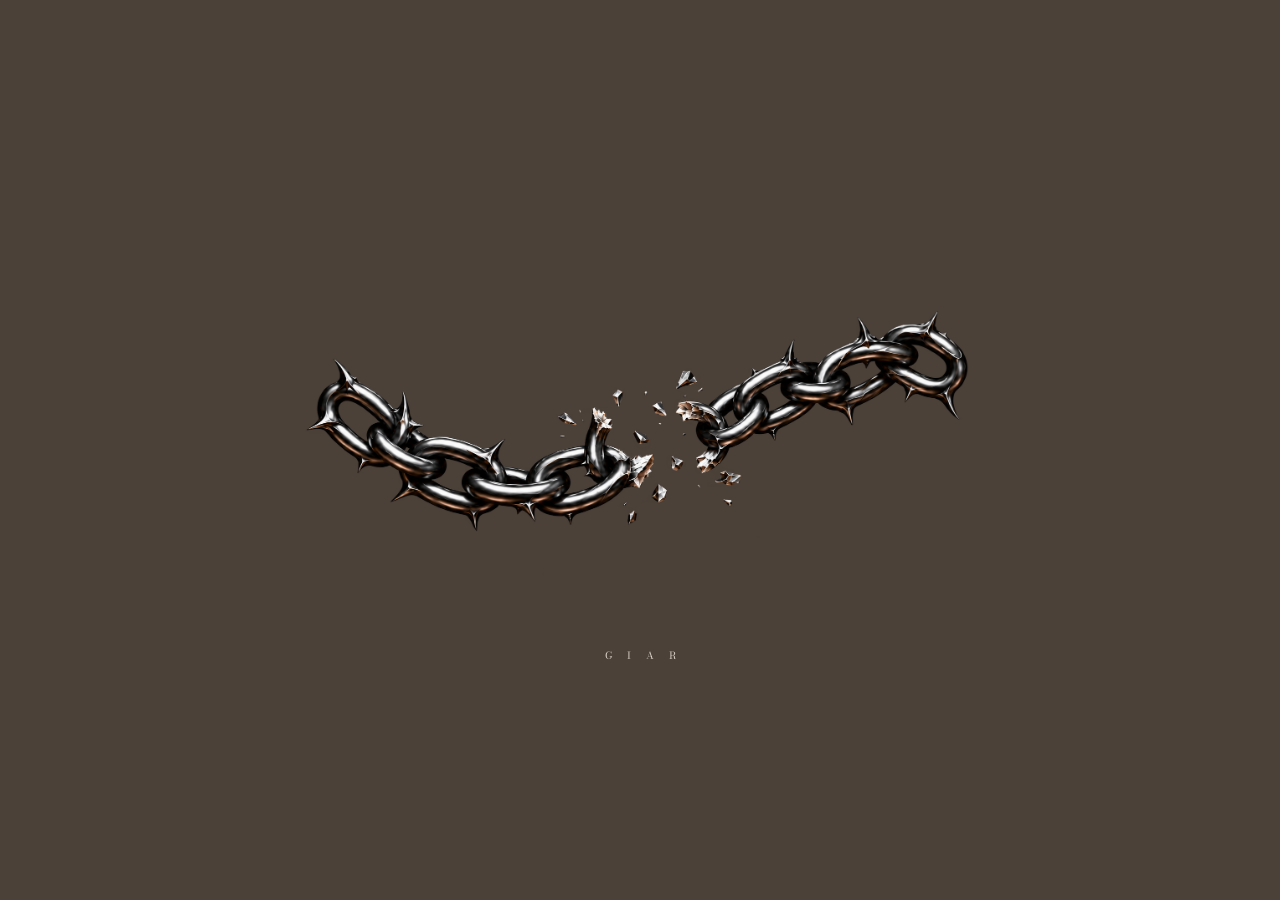
<file: index.html>
<!doctype html>
<html lang="vi"><head><meta charset="utf-8"><meta name="viewport" content="width=device-width,initial-scale=1"><meta name="description" content="G I A R — Không gian cho những ý tưởng, hình khối và thử nghiệm."><meta name="theme-color" content="#4b4139"><title>G I A R</title><link rel="icon" href="assets/mark.svg" type="image/svg+xml"><link rel="stylesheet" href="style.css?v=46c05986b0"><script src="i18n.js?v=bcfae91951" defer></script><script src="script.js?v=0fbe4e4f0c" defer></script></head>
<body class="home-page" data-ink="white"><div class="brand-intro" role="status" aria-label="G I A R"><div class="intro-perspective"><img class="chain-static" src="assets/giar-chain-transparent.png" width="1672" height="941" alt="Logo xích thép đen bị đứt ở giữa"></div><span class="intro-name">G I A R</span></div><a class="skip" href="#main">Bỏ qua điều hướng</a><header class="scene-header"><div class="home-contact-group"><a class="home-contact" href="about.html#contact">CONTACT</a><span class="home-social-icons"><a href="https://www.instagram.com/_giarsl/" target="_blank" rel="noopener noreferrer" aria-label="Instagram @_giarsl" title="Instagram"><svg viewBox="0 0 24 24" fill="none" stroke="currentColor" stroke-width="1.6" aria-hidden="true"><rect x="3" y="3" width="18" height="18" rx="5"/><circle cx="12" cy="12" r="4"/><circle cx="17.5" cy="6.5" r="1" fill="currentColor" stroke="none"/></svg></a><span role="img" aria-label="TikTok" title="TikTok"><svg viewBox="0 0 24 24" fill="currentColor" aria-hidden="true"><path d="M16.6 2h-3.3v13.1a3 3 0 1 1-2.6-3V8.8a6.3 6.3 0 1 0 5.9 6.3V8.5a8.2 8.2 0 0 0 4.8 1.6V6.8A4.8 4.8 0 0 1 16.6 2Z"/></svg></span></span></div><span class="home-motto" lang="vi">ĐỘC LẬP - TỰ DO - HẠNH PHÚC</span><div class="language-switch" data-language-switch role="group" aria-label="Language / Ngôn ngữ"><button data-language="en" aria-pressed="false" lang="en">EN</button><span aria-hidden="true">/</span><button data-language="vi" aria-pressed="true" lang="vi">VI</button></div></header><dialog aria-label="Explorer G I A R" id="scene-menu" class="scene-menu"><button class="menu-close" aria-label="Đóng menu">CLOSE ×</button><nav aria-label="Điều hướng chính"><a href="works.html">WORK <sup>01</sup></a><a href="experiments.html">EXPERIMENTS <sup>02</sup></a><a href="about.html">ABOUT G I A R <sup>03</sup></a><a href="about.html#contact">CONTACT <sup>04</sup></a></nav><div class="language-switch" data-language-switch role="group" aria-label="Language / Ngôn ngữ"><button data-language="en" aria-pressed="false" lang="en">EN</button><span aria-hidden="true">/</span><button data-language="vi" aria-pressed="true" lang="vi">VI</button></div><span class="menu-foot">AN INDEPENDENT CREATIVE PRACTICE</span></dialog>
<main id="main"><section class="hero scene" aria-labelledby="hero-title"><div class="scene-art" aria-hidden="true"></div><div class="scene-grain" aria-hidden="true"></div><div class="scene-center"><h1 id="hero-title">G I A R</h1></div><div class="scene-enter"><p class="home-quote">Một cá nhân khám phá và thể hiện góc nhìn cá nhân qua kiến trúc, hình ảnh và ngôn ngữ thị giác.</p><button class="explore-trigger" aria-haspopup="dialog" aria-controls="scene-menu" aria-expanded="false">＋ EXPLORE</button></div><div class="scene-footer"><span>G I A R © 2026</span><a class="home-about" href="about.html">ABOUT G I A R</a><span class="home-sword">Blender is my primary sword.</span></div></section>
</main></body></html>
</file>
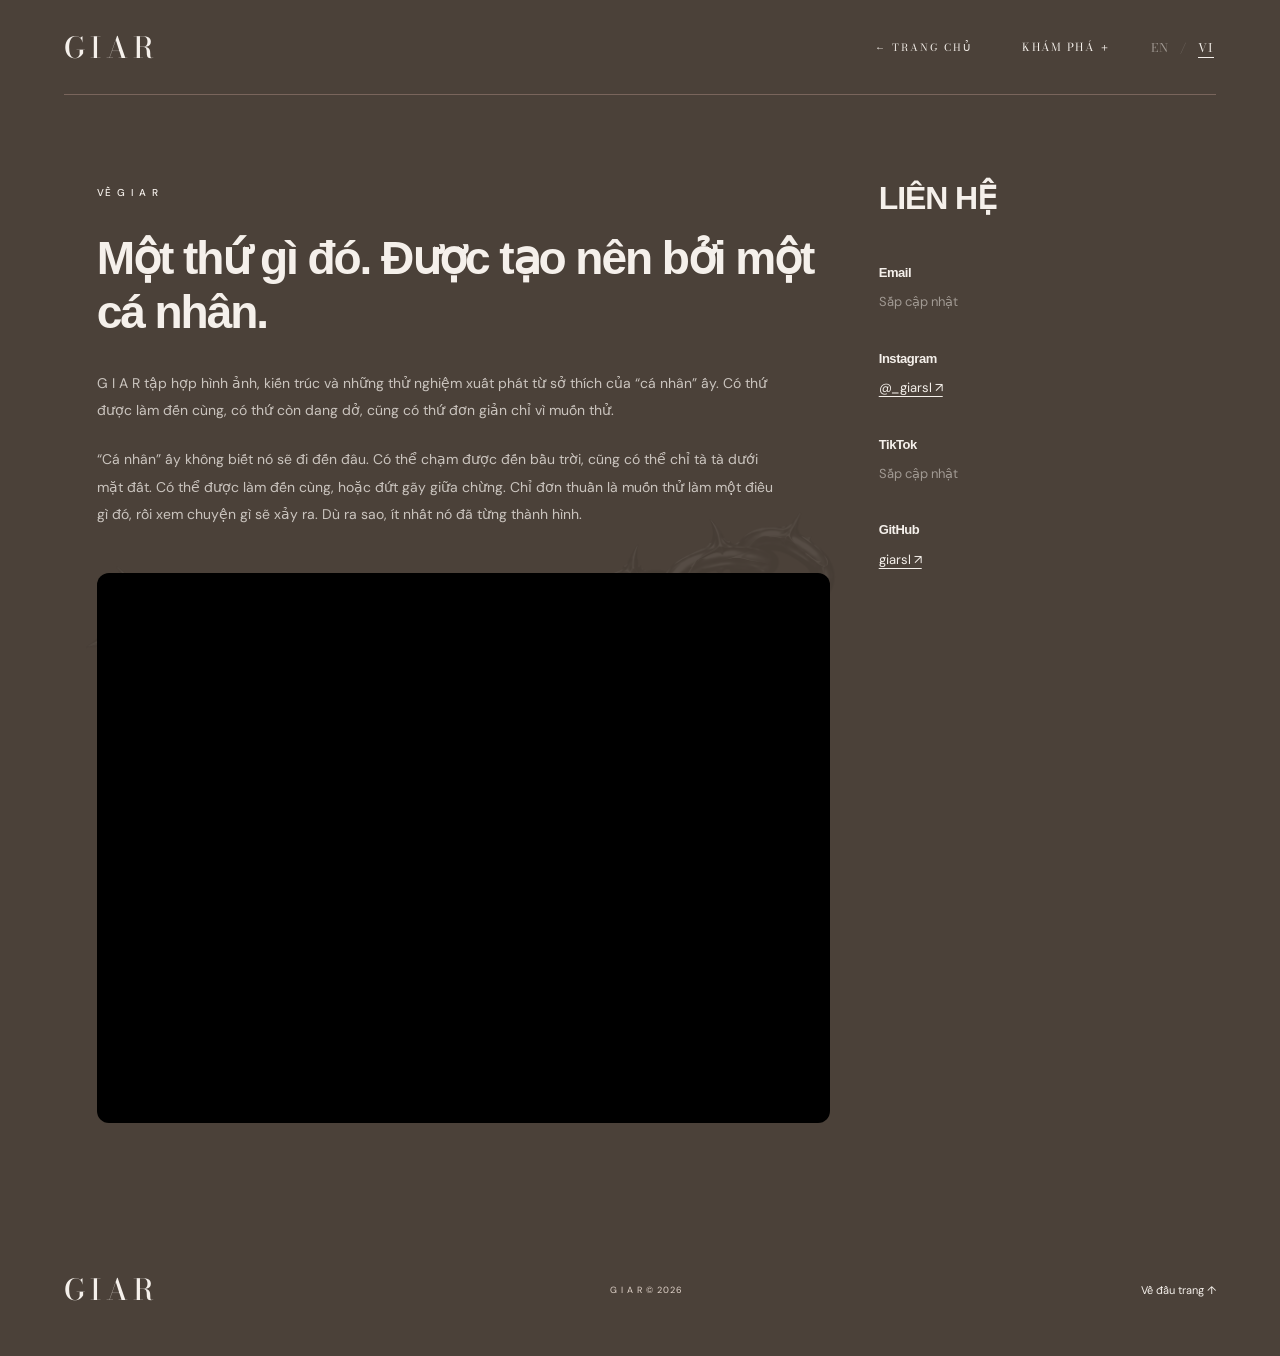
<file: about.html>
<!doctype html>
<html lang="vi"><head><meta charset="utf-8"><meta name="viewport" content="width=device-width,initial-scale=1"><meta name="description" content="G I A R — Không gian cho những ý tưởng, hình khối và thử nghiệm."><meta name="theme-color" content="#4b4139"><title>About G I A R — G I A R</title><link rel="icon" href="assets/mark.svg" type="image/svg+xml"><link rel="stylesheet" href="style.css?v=46c05986b0"><script src="i18n.js?v=bcfae91951" defer></script><script src="script.js?v=0fbe4e4f0c" defer></script></head>
<body class="inner-page" data-ink="white"><a class="skip" href="#main">Bỏ qua điều hướng</a><header class="inner-header"><a href="index.html" class="logo" aria-label="G I A R trang chủ">G I A R</a><a class="return-home" href="index.html">← HOME</a><button class="menu-toggle" aria-label="Mở menu" aria-expanded="false" aria-controls="scene-menu">EXPLORE ＋</button><div class="language-switch" data-language-switch role="group" aria-label="Language / Ngôn ngữ"><button data-language="en" aria-pressed="false" lang="en">EN</button><span aria-hidden="true">/</span><button data-language="vi" aria-pressed="true" lang="vi">VI</button></div></header><dialog aria-label="Explorer G I A R" id="scene-menu" class="scene-menu"><button class="menu-close" aria-label="Đóng menu">CLOSE ×</button><nav aria-label="Điều hướng chính"><a href="works.html">WORK <sup>01</sup></a><a href="experiments.html">EXPERIMENTS <sup>02</sup></a><a href="about.html">ABOUT G I A R <sup>03</sup></a><a href="about.html#contact">CONTACT <sup>04</sup></a></nav><div class="language-switch" data-language-switch role="group" aria-label="Language / Ngôn ngữ"><button data-language="en" aria-pressed="false" lang="en">EN</button><span aria-hidden="true">/</span><button data-language="vi" aria-pressed="true" lang="vi">VI</button></div><span class="menu-foot">AN INDEPENDENT CREATIVE PRACTICE</span></dialog>
<main id="main" class="about-main about-personal about-contact-page"><div class="about-contact-layout"><section class="about-simple" aria-labelledby="about-title"><div class="about-copy"><span class="eyebrow">ABOUT G I A R</span><h1 id="about-title"><strong>Một thứ gì đó. Được tạo nên bởi một cá nhân.</strong></h1><p>G I A R tập hợp hình ảnh, kiến trúc và những thử nghiệm xuất phát từ sở thích của “cá nhân” ấy. Có thứ được làm đến cùng, có thứ còn dang dở, cũng có thứ đơn giản chỉ vì muốn thử.</p><p>“Cá nhân” ấy không biết nó sẽ đi đến đâu. Có thể chạm được đến bầu trời, cũng có thể chỉ tà tà dưới mặt đất. Có thể được làm đến cùng, hoặc đứt gãy giữa chừng. Chỉ đơn thuần là muốn thử làm một điều gì đó, rồi xem chuyện gì sẽ xảy ra. Dù ra sao, ít nhất nó đã từng thành hình.</p></div><div class="about-portrait-placeholder" role="img" aria-label="Khung ảnh chân dung tạm thời màu đen"></div></section><aside id="contact" class="about-contact-sidebar" aria-labelledby="contact-title"><h2 id="contact-title">CONTACT</h2><div class="about-contact-item"><h3>Email</h3><p>Sắp cập nhật</p></div><div class="about-contact-item"><h3>Instagram</h3><a href="https://www.instagram.com/_giarsl/" target="_blank" rel="noopener noreferrer">@_giarsl ↗</a></div><div class="about-contact-item"><h3>TikTok</h3><p>Sắp cập nhật</p></div><div class="about-contact-item"><h3>GitHub</h3><a href="https://github.com/giarsl" target="_blank" rel="noopener noreferrer">giarsl ↗</a></div></aside></div></main><footer><a class="logo" href="index.html">G I A R</a><span>G I A R © 2026</span><a href="#main">Back to top ↑</a></footer></body></html>
</file>
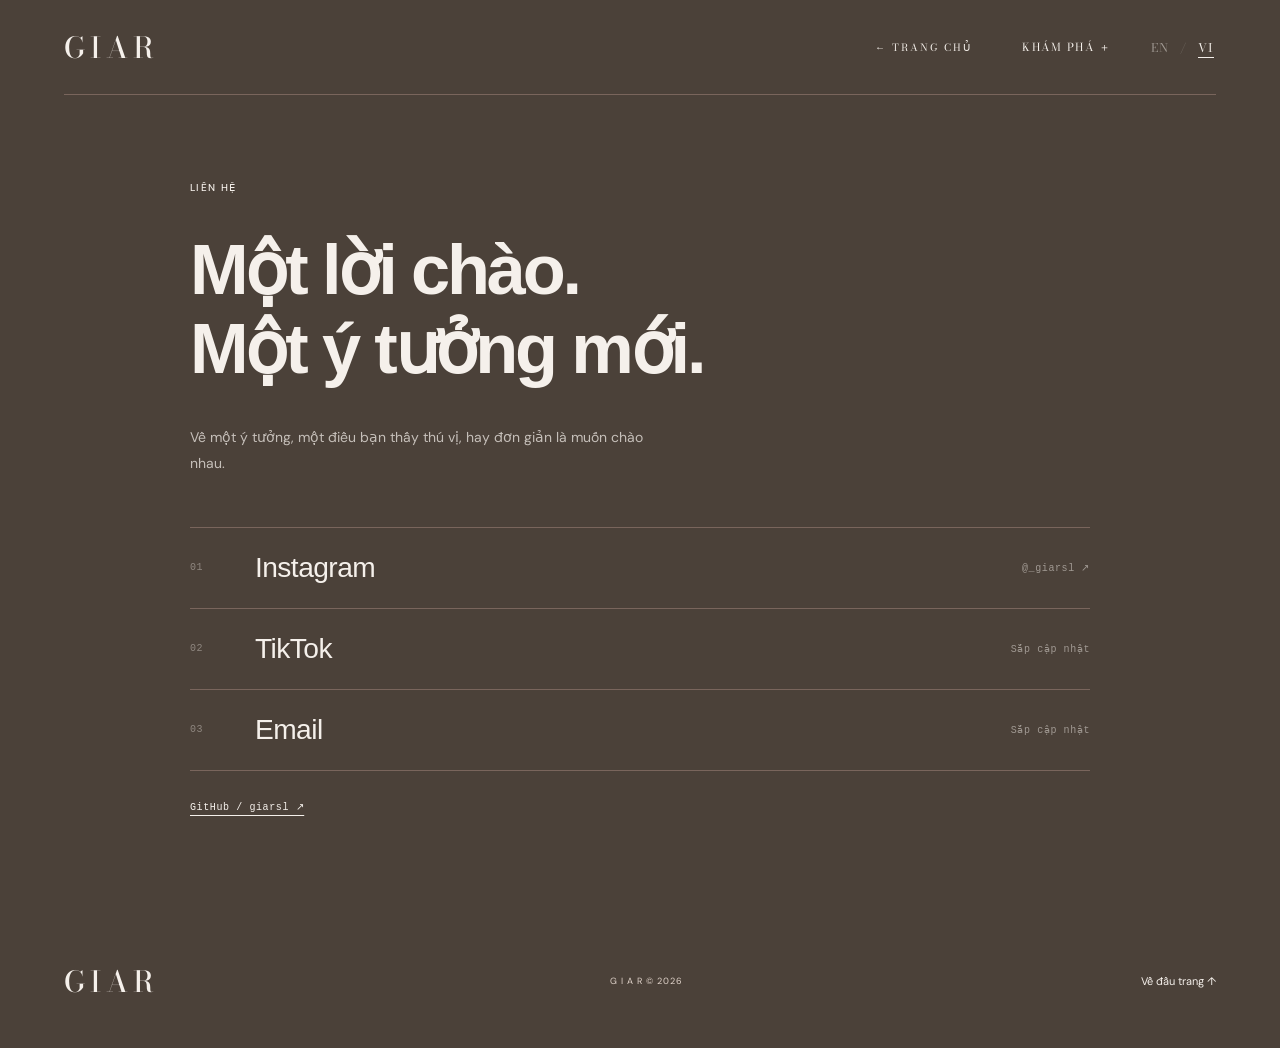
<file: contact.html>
<!doctype html>
<html lang="vi"><head><meta charset="utf-8"><meta name="viewport" content="width=device-width,initial-scale=1"><meta name="description" content="G I A R — Không gian cho những ý tưởng, hình khối và thử nghiệm."><meta name="theme-color" content="#4b4139"><title>Contact — G I A R</title><link rel="icon" href="assets/mark.svg" type="image/svg+xml"><link rel="stylesheet" href="style.css?v=46c05986b0"><script src="i18n.js?v=bcfae91951" defer></script><script src="script.js?v=0fbe4e4f0c" defer></script></head>
<body class="inner-page" data-ink="white"><a class="skip" href="#main">Bỏ qua điều hướng</a><header class="inner-header"><a href="index.html" class="logo" aria-label="G I A R trang chủ">G I A R</a><a class="return-home" href="index.html">← HOME</a><button class="menu-toggle" aria-label="Mở menu" aria-expanded="false" aria-controls="scene-menu">EXPLORE ＋</button><div class="language-switch" data-language-switch role="group" aria-label="Language / Ngôn ngữ"><button data-language="en" aria-pressed="false" lang="en">EN</button><span aria-hidden="true">/</span><button data-language="vi" aria-pressed="true" lang="vi">VI</button></div></header><dialog aria-label="Explorer G I A R" id="scene-menu" class="scene-menu"><button class="menu-close" aria-label="Đóng menu">CLOSE ×</button><nav aria-label="Điều hướng chính"><a href="works.html">WORK <sup>01</sup></a><a href="experiments.html">EXPERIMENTS <sup>02</sup></a><a href="about.html">ABOUT G I A R <sup>03</sup></a><a href="about.html#contact">CONTACT <sup>04</sup></a></nav><div class="language-switch" data-language-switch role="group" aria-label="Language / Ngôn ngữ"><button data-language="en" aria-pressed="false" lang="en">EN</button><span aria-hidden="true">/</span><button data-language="vi" aria-pressed="true" lang="vi">VI</button></div><span class="menu-foot">AN INDEPENDENT CREATIVE PRACTICE</span></dialog>
<main id="main" class="contact-demo"><section aria-labelledby="contact-title"><span class="eyebrow">CONTACT</span><h1 id="contact-title">Một lời chào.<br>Một ý tưởng mới.</h1><p class="contact-intro">Về một ý tưởng, một điều bạn thấy thú vị, hay đơn giản là muốn chào nhau.</p><div class="contact-channels"><div class="contact-channel"><span class="channel-number">01</span><span>Instagram</span><a class="channel-status" href="https://www.instagram.com/_giarsl/" target="_blank" rel="noopener noreferrer">@_giarsl ↗</a></div><div class="contact-channel"><span class="channel-number">02</span><span>TikTok</span><span class="channel-status">Sắp cập nhật</span></div><div class="contact-channel"><span class="channel-number">03</span><span>Email</span><span class="channel-status">Sắp cập nhật</span></div></div><a class="contact-github" href="https://github.com/giarsl" target="_blank" rel="noopener noreferrer">GitHub / giarsl ↗</a></section></main><footer><a class="logo" href="index.html">G I A R</a><span>G I A R © 2026</span><a href="#main">Back to top ↑</a></footer></body></html>
</file>
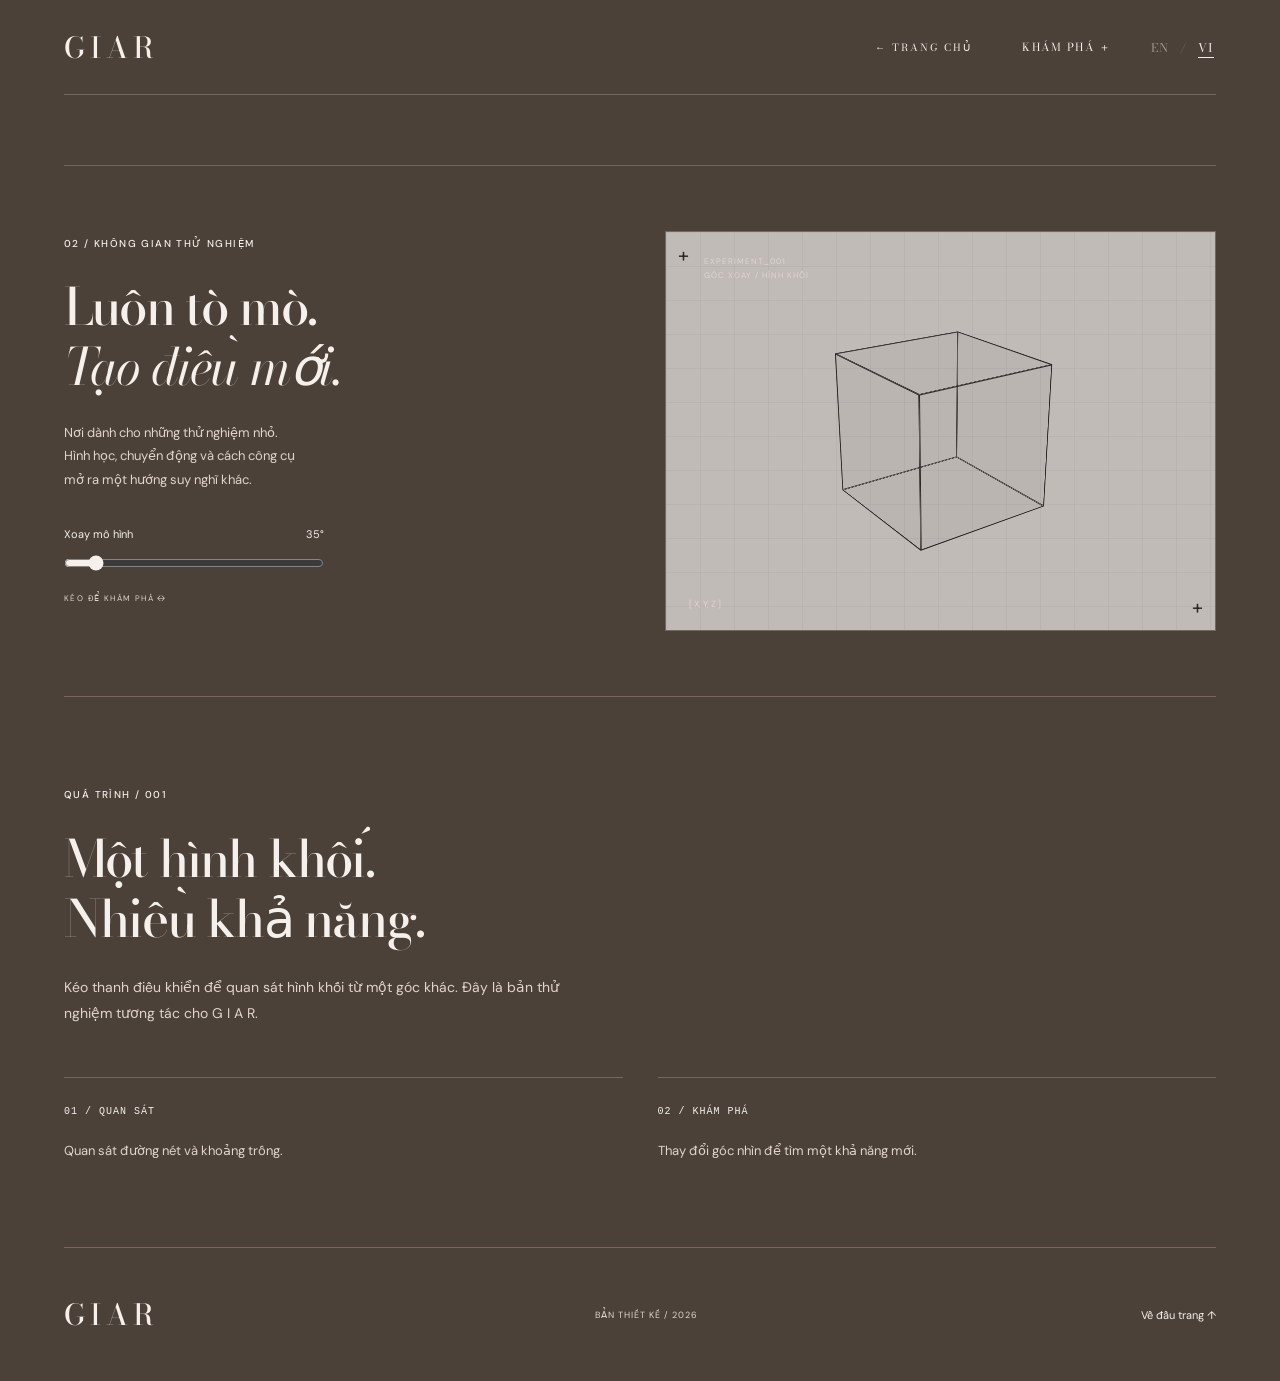
<file: experiments.html>
<!doctype html>
<html lang="vi"><head><meta charset="utf-8"><meta name="viewport" content="width=device-width,initial-scale=1"><meta name="description" content="G I A R — Không gian cho những ý tưởng, hình khối và thử nghiệm."><meta name="theme-color" content="#4b4139"><title>Experiments — G I A R</title><link rel="icon" href="assets/mark.svg" type="image/svg+xml"><link rel="stylesheet" href="style.css?v=46c05986b0"><script src="i18n.js?v=bcfae91951" defer></script><script src="script.js?v=0fbe4e4f0c" defer></script></head>
<body class="inner-page" data-ink="white"><a class="skip" href="#main">Bỏ qua điều hướng</a><header class="inner-header"><a href="index.html" class="logo" aria-label="G I A R trang chủ">G I A R</a><a class="return-home" href="index.html">← HOME</a><button class="menu-toggle" aria-label="Mở menu" aria-expanded="false" aria-controls="scene-menu">EXPLORE ＋</button><div class="language-switch" data-language-switch role="group" aria-label="Language / Ngôn ngữ"><button data-language="en" aria-pressed="false" lang="en">EN</button><span aria-hidden="true">/</span><button data-language="vi" aria-pressed="true" lang="vi">VI</button></div></header><dialog aria-label="Explorer G I A R" id="scene-menu" class="scene-menu"><button class="menu-close" aria-label="Đóng menu">CLOSE ×</button><nav aria-label="Điều hướng chính"><a href="works.html">WORK <sup>01</sup></a><a href="experiments.html">EXPERIMENTS <sup>02</sup></a><a href="about.html">ABOUT G I A R <sup>03</sup></a><a href="about.html#contact">CONTACT <sup>04</sup></a></nav><div class="language-switch" data-language-switch role="group" aria-label="Language / Ngôn ngữ"><button data-language="en" aria-pressed="false" lang="en">EN</button><span aria-hidden="true">/</span><button data-language="vi" aria-pressed="true" lang="vi">VI</button></div><span class="menu-foot">AN INDEPENDENT CREATIVE PRACTICE</span></dialog>
<main id="main"><section id="lab" class="lab"><div class="lab-copy"><span class="eyebrow">02 / THE PLAYGROUND</span><h1 class="page-title">Stay curious.<br><em>Make things.</em></h1><p>Nơi dành cho những thử nghiệm nhỏ.<br>Hình học, chuyển động và cách công cụ<br>mở ra một hướng suy nghĩ khác.</p><label for="rotation">Xoay mô hình <span id="rotation-value">35°</span></label><input id="rotation" type="range" min="0" max="360" value="35"><span class="lab-hint">KÉO ĐỂ KHÁM PHÁ ↔</span></div><div class="lab-canvas" aria-label="Mô hình khối lập phương tương tác"><div class="crosshair top-left">+</div><div class="crosshair bottom-right">+</div><span class="lab-coordinate">EXPERIMENT_001<br>ROTATION / FORM</span><div class="cube-stage"><div class="cube"><i class="face front"></i><i class="face back"></i><i class="face right"></i><i class="face left"></i><i class="face top"></i><i class="face bottom"></i></div></div><span class="lab-number">[ X, Y, Z ]</span></div></section><section class="page-extra"><span class="eyebrow">THE PROCESS / 001</span><h2>Một hình khối.<br>Nhiều khả năng.</h2><p>Kéo thanh điều khiển để quan sát hình khối từ một góc khác. Đây là bản thử nghiệm tương tác cho G I A R.</p><div class="process-grid"><div><span>01 / OBSERVE</span><p>Quan sát đường nét và khoảng trống.</p></div><div><span>02 / EXPLORE</span><p>Thay đổi góc nhìn để tìm một khả năng mới.</p></div></div></section></main><footer><a class="logo" href="index.html">G I A R</a><span>DESIGN PREVIEW / 2026</span><a href="#main">Back to top ↑</a></footer></body></html>
</file>
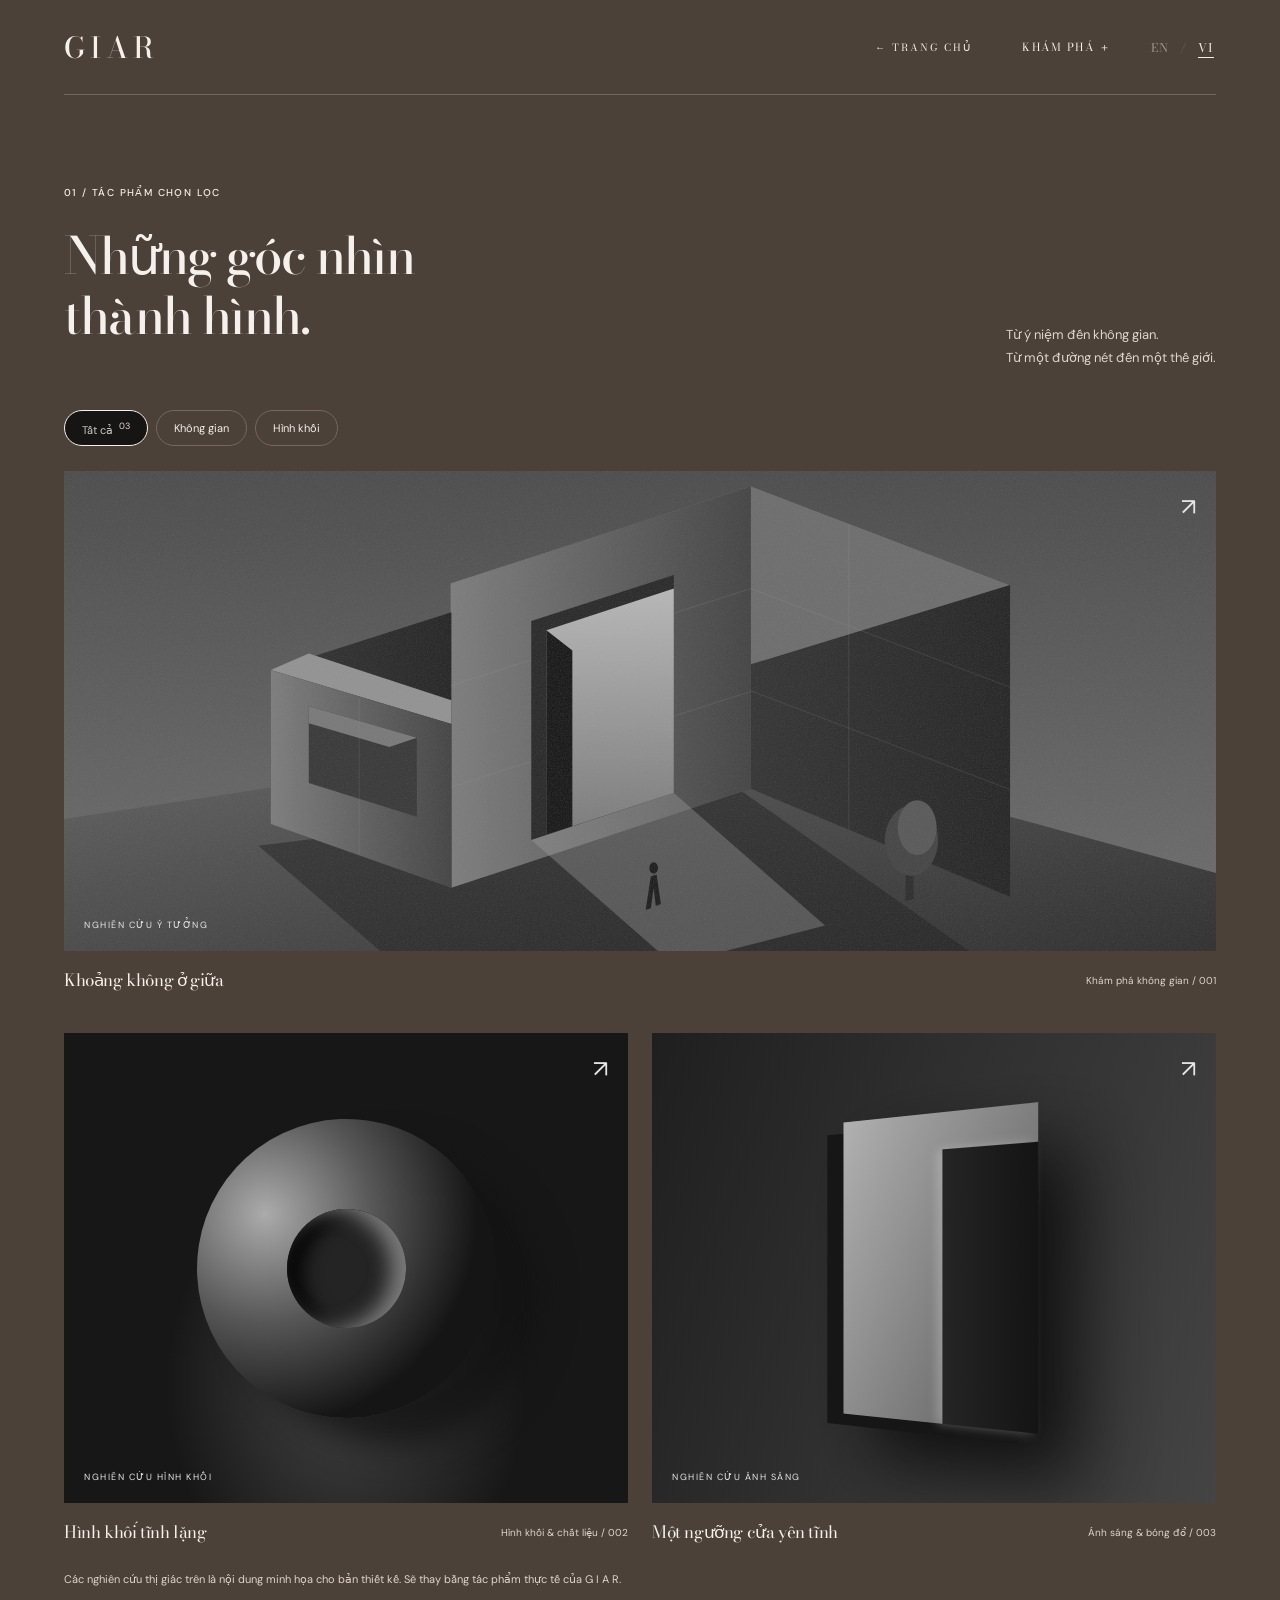
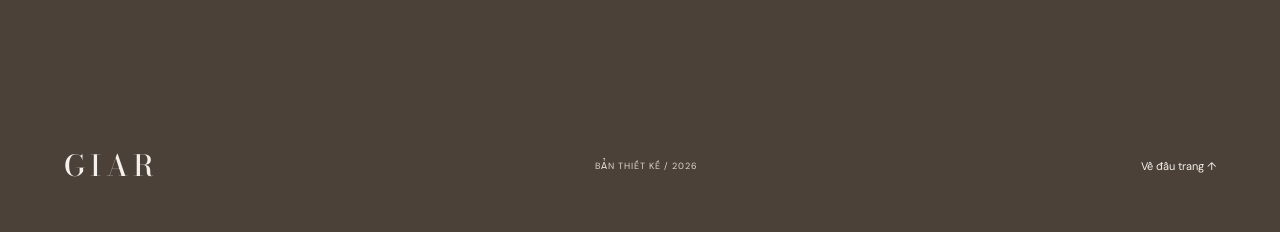
<file: works.html>
<!doctype html>
<html lang="vi"><head><meta charset="utf-8"><meta name="viewport" content="width=device-width,initial-scale=1"><meta name="description" content="G I A R — Không gian cho những ý tưởng, hình khối và thử nghiệm."><meta name="theme-color" content="#4b4139"><title>Selected Works — G I A R</title><link rel="icon" href="assets/mark.svg" type="image/svg+xml"><link rel="stylesheet" href="style.css?v=46c05986b0"><script src="i18n.js?v=bcfae91951" defer></script><script src="script.js?v=0fbe4e4f0c" defer></script></head>
<body class="inner-page" data-ink="white"><a class="skip" href="#main">Bỏ qua điều hướng</a><header class="inner-header"><a href="index.html" class="logo" aria-label="G I A R trang chủ">G I A R</a><a class="return-home" href="index.html">← HOME</a><button class="menu-toggle" aria-label="Mở menu" aria-expanded="false" aria-controls="scene-menu">EXPLORE ＋</button><div class="language-switch" data-language-switch role="group" aria-label="Language / Ngôn ngữ"><button data-language="en" aria-pressed="false" lang="en">EN</button><span aria-hidden="true">/</span><button data-language="vi" aria-pressed="true" lang="vi">VI</button></div></header><dialog aria-label="Explorer G I A R" id="scene-menu" class="scene-menu"><button class="menu-close" aria-label="Đóng menu">CLOSE ×</button><nav aria-label="Điều hướng chính"><a href="works.html">WORK <sup>01</sup></a><a href="experiments.html">EXPERIMENTS <sup>02</sup></a><a href="about.html">ABOUT G I A R <sup>03</sup></a><a href="about.html#contact">CONTACT <sup>04</sup></a></nav><div class="language-switch" data-language-switch role="group" aria-label="Language / Ngôn ngữ"><button data-language="en" aria-pressed="false" lang="en">EN</button><span aria-hidden="true">/</span><button data-language="vi" aria-pressed="true" lang="vi">VI</button></div><span class="menu-foot">AN INDEPENDENT CREATIVE PRACTICE</span></dialog>
<main id="main"><section id="works" class="works"><div class="section-head"><div><span class="eyebrow">01 / SELECTED WORKS</span><h1 class="page-title">Những góc nhìn<br>thành hình.</h1></div><p>Từ ý niệm đến không gian.<br>Từ một đường nét đến một thế giới.</p></div><div class="filters" role="group" aria-label="Lọc tác phẩm"><button class="active" aria-pressed="true" data-filter="all">Tất cả <sup>03</sup></button><button aria-pressed="false" data-filter="space">Không gian</button><button aria-pressed="false" data-filter="form">Hình khối</button></div><div class="projects"><button class="project wide" data-category="space" data-project="0"><div class="project-image"><img src="assets/spatial-study.svg" width="1600" height="850" alt="Khối kiến trúc trừu tượng với sân trong và tường bê tông" loading="lazy"><span class="project-arrow">↗</span><span class="tag">CONCEPT STUDY</span></div><div class="project-caption"><h3>The space between</h3><span>Spatial exploration / 001</span></div></button><button class="project" data-category="form" data-project="1"><div class="project-image art-orbit"><div class="orbit"></div><span class="project-arrow">↗</span><span class="tag">FORM STUDY</span></div><div class="project-caption"><h3>Objects of silence</h3><span>Form & material / 002</span></div></button><button class="project" data-category="space" data-project="2"><div class="project-image art-light"><div class="light-door"></div><span class="project-arrow">↗</span><span class="tag">LIGHT STUDY</span></div><div class="project-caption"><h3>A quiet threshold</h3><span>Light & shadow / 003</span></div></button></div><p class="draft-note">Các nghiên cứu thị giác trên là nội dung minh họa cho bản thiết kế. Sẽ thay bằng tác phẩm thực tế của G I A R.</p></section></main><footer><a class="logo" href="index.html">G I A R</a><span>DESIGN PREVIEW / 2026</span><a href="#main">Back to top ↑</a></footer><dialog id="project-dialog"><button class="dialog-close" aria-label="Đóng chi tiết">Đóng ×</button><span class="eyebrow">G I A R / CONCEPT STUDY</span><h2 id="dialog-title"></h2><p id="dialog-description"></p><p class="draft-note">Minh họa bố cục portfolio — chưa phải hồ sơ dự án thực tế.</p></dialog></body></html>
</file>
<file: style.css>
@import url('https://fonts.googleapis.com/css2?family=Bodoni+Moda:opsz,wght@6..96,400;6..96,500;6..96,600;6..96,700&family=DM+Sans:wght@400;500;600;700&family=Manrope:wght@400;500;600;700;800&display=swap');
:root{--bg:#171816;--ink:#e9e8df;--muted:#999b90;--line:#373930;--accent:#d9ed94}*{box-sizing:border-box}html{scroll-behavior:smooth;scroll-padding-top:35px}body{margin:0;background:var(--bg);color:var(--ink);font-family:'DM Sans',Arial,sans-serif}a{color:inherit;text-decoration:none}button,input{font:inherit}button{color:inherit}button,a,input{touch-action:manipulation}a:focus-visible,button:focus-visible,input:focus-visible{outline:2px solid var(--accent);outline-offset:7px}.skip{position:absolute;top:-100px;background:var(--accent);color:var(--bg);padding:12px}.skip:focus{top:10px;z-index:10}header,main,footer{max-width:1600px;margin:auto}header{height:112px;margin:0 5%;display:flex;align-items:center;justify-content:space-between;border-bottom:1px solid var(--line)}.logo{font-family:'Manrope',sans-serif;font-weight:800;font-size:29px;letter-spacing:-2px}.logo span{font-size:11px;vertical-align:top;display:inline-block;margin:5px 0 0 5px;letter-spacing:0}nav{display:flex;gap:38px;font-size:13px}sup{font-size:9px;color:var(--muted);padding-left:3px}.header-contact{font-size:13px}.header-contact span{margin-left:24px;color:var(--accent)}section{margin:0 5%}.hero{padding-top:44px}.eyebrow{font-size:10px;font-weight:500;letter-spacing:1.4px;line-height:1.7}.hero>.eyebrow{display:flex;align-items:center;gap:10px}.dot{height:6px;width:6px;background:var(--accent);border-radius:50%}.edition{margin-left:auto;color:var(--muted)}h1,h2,h3,p{margin:0}h1{font-family:'Manrope',sans-serif;font-size:clamp(58px,7.8vw,124px);font-weight:500;letter-spacing:-.075em;line-height:1.07;margin:44px 0 30px}em{font-family:Georgia,serif;font-weight:400}.period{color:var(--accent)}.hero-bottom{display:flex;justify-content:space-between;align-items:end;margin:0 0 40px}.hero-bottom p{font-size:13px;color:var(--muted);line-height:1.8}.round-link{display:flex;align-items:center;gap:25px;font-size:11px}.round-link b{border:1px solid #696d5b;border-radius:50%;width:44px;height:44px;display:grid;place-items:center;font-size:23px;font-weight:400}.hero-art{position:relative;overflow:hidden;background:#262924}.hero-art>img{display:block;width:100%;height:auto;max-height:620px;object-fit:cover}.art-top,.art-bottom{position:absolute;left:28px;right:28px;display:flex;justify-content:space-between;font-size:9px;letter-spacing:1.6px}.art-top{top:24px;color:#bbc0b4}.art-bottom{bottom:24px;color:#d7dbcf}.works{padding:110px 0}.section-head{display:flex;justify-content:space-between;align-items:end;margin-bottom:40px}h2{font-family:'Manrope',sans-serif;font-size:clamp(34px,4vw,58px);font-weight:400;letter-spacing:-.05em;line-height:1.18}.section-head h2{margin-top:22px}.section-head>p{font-size:13px;color:var(--muted);line-height:1.8}.filters{display:flex;gap:8px;margin-bottom:25px}.filters button{cursor:pointer;background:transparent;border:1px solid var(--line);border-radius:30px;padding:9px 17px;font-size:11px}.filters .active{background:var(--ink);color:var(--bg);border-color:var(--ink)}.projects{display:grid;grid-template-columns:1fr 1fr;gap:40px 24px}.project{padding:0;text-align:left;background:none;border:0;cursor:pointer;min-width:0}.project[hidden]{display:none}.wide{grid-column:span 2}.project-image{aspect-ratio:1.2;position:relative;overflow:hidden}.wide .project-image{aspect-ratio:2.4}.project-image img{width:100%;height:100%;object-fit:cover;transition:transform .6s}.project:hover img{transform:scale(1.035)}.project-arrow{position:absolute;right:20px;top:20px;font-size:24px}.tag{position:absolute;left:20px;bottom:20px;font-size:9px;letter-spacing:1.5px}.project-caption{display:flex;justify-content:space-between;gap:12px;margin-top:16px;align-items:center}.project-caption h3{font-size:17px;font-weight:400;letter-spacing:-.4px}.project-caption>span{font-size:10px;color:var(--muted)}.art-orbit{background:radial-gradient(ellipse at 50% 75%,#44473c,transparent 45%),#272922;display:grid;place-items:center}.orbit{width:53%;aspect-ratio:1;border-radius:50%;background:radial-gradient(circle at 33% 22%,#a9ad9d,#55594b 35%,#13160f 69%);box-shadow:30px 45px 32px #12140ec9;position:relative;transform:rotate(-25deg)}.orbit:after{content:'';position:absolute;inset:30%;background:#23251f;border-radius:50%;box-shadow:inset -14px -5px 20px #797f67,inset 14px 13px 16px #090b06}.art-light{background:linear-gradient(110deg,#1d201a,#41463b);display:grid;place-items:center;perspective:600px}.light-door{width:37%;height:66%;background:linear-gradient(115deg,#adb49b,#555e48);box-shadow:-20px 12px 0 #141710,35px 40px 70px #0c100b;transform:rotateY(-22deg);position:relative}.light-door:after{content:'';position:absolute;width:46%;height:88%;right:0;bottom:0;background:linear-gradient(90deg,#20271b,#11160e);box-shadow:-6px 0 10px #c8dba25c}.draft-note{font-size:11px;line-height:1.7;color:var(--muted);margin-top:25px}.lab{display:grid;grid-template-columns:1fr 1fr;border-top:1px solid var(--line);border-bottom:1px solid var(--line);padding:65px 0;gap:50px}.lab h2{margin:24px 0}.lab p{font-size:13px;color:var(--muted);line-height:1.8}.lab label{display:flex;justify-content:space-between;max-width:260px;font-size:11px;margin-top:36px}.lab input{display:block;width:260px;max-width:100%;accent-color:var(--accent);margin:14px 0}.lab-hint{color:var(--muted);font-size:8px;letter-spacing:1.4px}.lab-canvas{position:relative;min-height:400px;background-image:linear-gradient(#373a302e 1px,transparent 1px),linear-gradient(90deg,#373a302e 1px,transparent 1px);background-size:34px 34px;border:1px solid var(--line);display:grid;place-items:center;overflow:hidden}.crosshair{position:absolute;color:var(--accent);font-size:20px}.top-left{top:10px;left:12px}.bottom-right{bottom:10px;right:12px}.lab-coordinate{position:absolute;top:22px;left:38px;font-size:8px;color:var(--muted);line-height:1.8;letter-spacing:1px}.lab-number{position:absolute;bottom:20px;left:23px;font-size:9px;color:var(--muted)}.cube-stage{perspective:750px}.cube{width:150px;height:150px;position:relative;transform-style:preserve-3d;transform:rotateX(-22deg) rotateY(35deg)}.face{position:absolute;inset:0;border:1px solid var(--accent);background:#c4dc8810}.front{transform:translateZ(75px)}.back{transform:rotateY(180deg) translateZ(75px)}.right{transform:rotateY(90deg) translateZ(75px)}.left{transform:rotateY(-90deg) translateZ(75px)}.top{transform:rotateX(90deg) translateZ(75px)}.bottom{transform:rotateX(-90deg) translateZ(75px)}.about{display:grid;grid-template-columns:1fr 2fr;gap:35px;padding:115px 0}.about h2{font-size:clamp(28px,3.4vw,49px)}.about h2 span{color:var(--muted)}.about p{max-width:490px;font-size:15px;color:var(--muted);line-height:1.9;margin-top:30px}.about-foot{display:block;font-size:9px;letter-spacing:1.5px;margin-top:35px}.contact{background:var(--accent);color:#202419;padding:45px 42px}.contact h2{font-size:clamp(55px,8vw,115px);line-height:1.05;margin:30px 0 42px;letter-spacing:-.065em}.contact h2>span{float:right;font-size:.9em}.contact-bottom{display:flex;justify-content:space-between;border-top:1px solid #20241944;padding-top:24px;font-size:12px}footer{margin:0 5%;display:flex;align-items:center;justify-content:space-between;padding:44px 0}footer>span{font-size:9px;color:var(--muted);letter-spacing:1px}footer>a:last-child{font-size:11px}dialog{background:var(--bg);color:var(--ink);border:1px solid var(--line);padding:50px;max-width:620px;width:calc(100% - 32px)}dialog::backdrop{background:#000b;backdrop-filter:blur(8px)}.dialog-close{display:block;margin:0 0 30px auto;background:none;border:0;cursor:pointer}dialog h2{margin:20px 0}dialog p{line-height:1.8;color:var(--muted)}@media(min-width:1780px){header,footer{margin-left:auto;margin-right:auto;padding-left:80px;padding-right:80px}}@media(max-width:700px){header{height:82px}.logo{font-size:24px}nav{gap:18px;font-size:12px}.header-contact{display:none}.hero{padding-top:26px}.edition{display:none}.eyebrow{font-size:8px}h1{font-size:clamp(43px,10vw,70px);margin-top:30px;letter-spacing:-.07em}.hero-bottom{align-items:start;gap:20px}.hero-bottom p{font-size:11px}.round-link{gap:10px}.round-link span{display:none}.hero-art img{height:330px;object-fit:cover}.art-top,.art-bottom{left:15px;right:15px;font-size:6px;letter-spacing:1px}.works{padding:65px 0}.section-head{display:block}.section-head>p{margin-top:20px;font-size:12px}.projects{grid-template-columns:1fr;gap:28px}.wide{grid-column:auto}.wide .project-image{aspect-ratio:1.3}.project-caption h3{font-size:15px}.project-caption>span{font-size:9px}.lab{grid-template-columns:1fr;gap:30px;padding:45px 0}.lab-canvas{min-height:330px}.about{grid-template-columns:1fr;padding:65px 0;gap:24px}.about p{font-size:13px}.contact{padding:30px 23px}.contact h2{font-size:clamp(45px,10vw,70px)}.contact-bottom{gap:20px;font-size:10px}footer{padding:30px 0}footer>span{font-size:7px}dialog{padding:28px}}@media(prefers-reduced-motion:reduce){html{scroll-behavior:auto}*,*:before,*:after{transition:none!important;animation:none!important}}
/* V02 — immersive monochrome direction */
:root{--bg:#090909;--ink:#d5d5d3;--muted:#777775;--line:#272727;--accent:#c6c6c1}body{background:var(--bg)}.scene-header{position:absolute;top:0;left:0;right:0;z-index:3;height:85px;border:0;margin:0;padding:0 34px;max-width:none;font-family:monospace}.scene-link,.menu-toggle{font-size:9px;letter-spacing:1.5px;color:#a2a2a0}.scene-home{position:absolute;left:50%;transform:translateX(-50%);letter-spacing:4px}.menu-toggle{margin-left:auto;background:none;border:0;cursor:pointer;padding:15px 0 15px 20px}.menu-toggle span{margin-left:15px;font-size:17px}.scene{height:100svh;min-height:650px;margin:0;position:relative;overflow:hidden;padding:0;background:#020202;display:grid;place-items:center;isolation:isolate}.scene-art{position:absolute;inset:0;z-index:-3;background:#020202;opacity:.82;animation:scene-arrive 2s ease-out both}.scene:after{content:'';position:absolute;inset:0;z-index:-1;background:linear-gradient(#0003,transparent 30%,transparent 65%,#000b),radial-gradient(ellipse at center,transparent 35%,#0009);pointer-events:none}.scene-grain{position:absolute;inset:0;z-index:2;opacity:.06;pointer-events:none;background-image:url("data:image/svg+xml,%3Csvg viewBox='0 0 180 180' xmlns='http://www.w3.org/2000/svg'%3E%3Cfilter id='n'%3E%3CfeTurbulence type='fractalNoise' baseFrequency='.92' numOctaves='3' stitchTiles='stitch'/%3E%3C/filter%3E%3Cpath fill='%23fff' filter='url(%23n)' d='M0 0h180v180H0z'/%3E%3C/svg%3E")}.scene-center{width:100%;text-align:center;position:relative;transform:translateY(-12px)}.scene-kicker,.scene-under{font-family:monospace;letter-spacing:3px;font-size:8px;color:#a4a4a0}.scene h1{font-family:'Manrope',sans-serif;font-size:clamp(65px,12vw,190px);font-weight:500;font-stretch:expanded;letter-spacing:.14em;line-height:1;margin:25px 0 20px;padding-left:.14em;color:#bdbdb9;text-shadow:0 2px 0 #151515,0 -1px 0 #ededdf88;mix-blend-mode:exclusion}.scene-under{font-size:7px;letter-spacing:3.4px}.scene-enter{position:absolute;bottom:100px;left:0;right:0;text-align:center;font-family:monospace}.scene-enter p{font-size:8px;letter-spacing:2px;color:#b1b1ac}.scene-enter a{display:inline-block;margin-top:22px;border:1px solid #6666;padding:14px 27px;font-size:9px;letter-spacing:2px;background:#0a0a0a55;backdrop-filter:blur(10px);transition:background .25s,border-color .25s}.scene-enter a:hover{background:#c6c6c11a;border-color:#aaa}.scene-footer{position:absolute;bottom:28px;left:35px;right:35px;display:flex;justify-content:space-between;font-family:monospace;font-size:7px;letter-spacing:1px;color:#797977}.scene-footer a{color:#aaa}.scene-side{position:absolute;left:33px;top:50%;writing-mode:vertical-rl;transform:rotate(180deg);font-family:monospace;font-size:7px;letter-spacing:2px;color:#666}.scene-menu{position:fixed;inset:0;width:100%;max-width:none;height:100svh;max-height:none;margin:0;padding:0;border:0;background:#030303ed;backdrop-filter:blur(20px);color:var(--ink)}.scene-menu[open]{display:grid;place-items:center}.scene-menu nav{display:flex;flex-direction:column;gap:27px;text-align:center;font-family:monospace;font-size:clamp(18px,3vw,36px);letter-spacing:3px}.scene-menu nav a:hover{color:white}.scene-menu sup{font-size:9px;vertical-align:top}.menu-close{position:absolute;top:29px;right:34px;padding:10px 0;background:none;border:0;font-family:monospace;font-size:9px;letter-spacing:2px;cursor:pointer}.menu-foot{position:absolute;bottom:35px;font-family:monospace;font-size:8px;letter-spacing:2px}.works{padding-top:100px}.project-image,.hero-art{filter:grayscale(1)}.art-orbit{background:radial-gradient(ellipse at 50% 75%,#444,transparent 45%),#171717}.lab-canvas{background-image:linear-gradient(#ffffff09 1px,transparent 1px),linear-gradient(90deg,#ffffff09 1px,transparent 1px)}.face{background:#ffffff05}.contact{background:#111;color:#c6c6c1;border:1px solid var(--line)}.contact-bottom{border-color:var(--line)}@keyframes scene-arrive{from{opacity:0;transform:scale(1.06)}to{opacity:.82;transform:scale(1)}}@media(max-width:700px){.scene-header{height:70px;padding:0 20px}.scene-link,.menu-toggle{font-size:7px;letter-spacing:1px}.scene-home{display:none}.scene{min-height:600px}.scene-art{background-size:auto 90%;background-position:center 35%}.scene h1{font-size:16vw;letter-spacing:.08em;padding-left:.08em}.scene-kicker{font-size:6px;letter-spacing:1.8px}.scene-under{font-size:5px;letter-spacing:1.8px}.scene-enter{bottom:105px}.scene-enter p{font-size:6px;letter-spacing:1px}.scene-footer{left:20px;right:20px;font-size:6px;gap:15px;flex-wrap:wrap;line-height:1.6}.scene-footer>span:last-child{display:none}.scene-side{left:16px;font-size:6px}.scene-menu nav{display:flex;gap:30px}.scene-menu .menu-foot{font-size:6px;letter-spacing:1px}}
/* Home is one fixed screen; content lives on separate documents. */
html:has(.home-page){overflow:hidden;overscroll-behavior:none;height:100%}.home-page{height:100%;overflow:hidden;overscroll-behavior:none}.home-page main{max-width:none;height:100%}.home-page .scene{height:100dvh;min-height:0}.scene-header>.scene-link:last-child{margin-left:auto}.scene-enter .explore-trigger{cursor:pointer;display:inline-block;margin-top:22px;border:1px solid #6666;padding:14px 27px;font-family:monospace;font-size:9px;letter-spacing:2px;background:#0a0a0a55;backdrop-filter:blur(10px);transition:background .25s,border-color .25s}.explore-trigger:hover{background:#c6c6c11a;border-color:#aaa}.scene-menu{overflow:hidden}.scene-menu nav{max-height:65dvh;gap:clamp(15px,4dvh,32px)}.scene-menu .menu-close{top:auto;right:auto;bottom:75px;left:50%;transform:translateX(-50%);border:1px solid #444;padding:13px 25px}.scene-menu nav a{font-size:clamp(16px,2.3vw,30px);font-weight:400;color:#a8a8a5}.scene-menu nav sup{color:#555}.inner-header{position:relative;height:95px;gap:30px}.inner-header .menu-toggle{margin-left:0}.return-home{font-family:monospace;font-size:10px;letter-spacing:2px;margin-left:auto}.inner-page main{min-height:calc(100svh - 95px)}.inner-page .works,.inner-page .about{padding-top:85px}.inner-page .lab{margin-top:70px}.inner-page .contact{margin-top:70px}.page-title{font-family:'Manrope',sans-serif;font-size:clamp(34px,4vw,58px);font-weight:400;letter-spacing:-.05em;line-height:1.18;margin:24px 0}.about .page-title{font-size:clamp(28px,3.4vw,49px);margin-top:0}.contact .page-title{font-size:clamp(55px,8vw,115px);line-height:1.05;letter-spacing:-.065em}.contact .page-title>span{float:right}.page-extra{padding:85px 0;border-bottom:1px solid var(--line)}.page-extra h2{margin-top:25px}.page-extra>p{font-size:14px;line-height:1.9;max-width:500px;color:var(--muted);margin-top:25px}.process-grid{display:grid;grid-template-columns:repeat(auto-fit,minmax(200px,1fr));margin-top:50px;gap:35px}.process-grid>div{border-top:1px solid var(--line);padding-top:20px}.process-grid span{font-family:monospace;font-size:10px;letter-spacing:1px}.process-grid p{color:var(--muted);font-size:13px;line-height:1.8;margin-top:20px}.contact-profile{display:inline-block;margin-top:25px;border-bottom:1px solid var(--line);padding-bottom:10px;font-size:22px}@media(max-width:700px){.scene-header>.scene-link:first-child{max-width:170px;font-size:6px}.scene-header>.scene-link:last-child{font-size:6px}.inner-header{height:80px;gap:18px}.inner-header .menu-toggle,.return-home{font-size:8px}.inner-page .lab,.inner-page .contact{margin-top:35px}.inner-page .about,.inner-page .works{padding-top:45px}.page-extra{padding:55px 0}.scene-menu .menu-foot{bottom:25px}.scene-menu .menu-close{bottom:65px}}@media(max-height:500px){.home-page .scene-enter{bottom:55px}.home-page .scene-enter p{display:none}.home-page .scene-footer{bottom:14px}.home-page .scene-center{transform:translateY(-5px)}.home-page .scene h1{font-size:clamp(45px,13dvh,90px);margin:10px 0}.home-page .scene-header{height:50px}.scene-menu .menu-close{bottom:20px}.scene-menu .menu-foot{display:none}.scene-menu nav{gap:14px;transform:translateY(-20px)}}

/* V04 — warm grey and high-contrast editorial serif from supplied reference. */
:root{--bg:#cbc7c5;--ink:#080808;--muted:#575350;--line:#aaa5a1;--accent:#171514;--display:'Bodoni Moda',Didot,'Bodoni 72',Georgia,serif}
body{background:var(--bg);color:var(--ink)}
h1,h2,h3,.logo,.page-title,.about .page-title,.contact .page-title{font-family:var(--display);font-weight:500;letter-spacing:-.035em}
em{font-family:var(--display);font-style:italic}
.scene{background:var(--bg)}.scene-art,.scene-grain,.scene:after{display:none}
.scene h1{font-family:var(--display);font-weight:700;font-size:clamp(64px,11.5vw,170px);letter-spacing:.23em;padding-left:.23em;color:#000;text-shadow:none;mix-blend-mode:normal;margin:22px 0;line-height:1.3}
.scene-center{transform:translateY(-12px)}.scene-kicker,.scene-under{color:#514c49;letter-spacing:2px}
.scene-header,.scene-link,.menu-toggle,.scene-footer,.scene-enter,.scene-enter .explore-trigger,.scene-menu nav,.menu-close,.menu-foot,.return-home{font-family:var(--display)}
.scene-link,.menu-toggle{color:#292522;font-size:11px}.scene-home{letter-spacing:4px;font-weight:700}
.scene-enter p{font-size:10px;color:#514c49;letter-spacing:2px}.scene-enter .explore-trigger{background:transparent;border-color:#8d8782;color:#151311;font-size:12px;letter-spacing:2px;backdrop-filter:none}.scene-enter .explore-trigger:hover{background:#b6b0ac;border-color:#292522}
.scene-footer{color:#514c49;font-size:9px}.scene-footer a{color:#292522}
.scene-menu{background:#cbc7c5f5;color:#080808;backdrop-filter:blur(12px)}.scene-menu::backdrop{background:#cbc7c5}.scene-menu nav a{font-family:var(--display);color:#292522;font-size:clamp(22px,3vw,42px);letter-spacing:3px}.scene-menu nav a:hover{color:#000}.scene-menu nav sup{color:#69615c}.scene-menu .menu-close{color:#292522;border-color:#8d8782;font-size:11px}.menu-foot{color:#514c49}
.contact{background:#c3beba;color:#080808}.contact-bottom{border-color:var(--line)}dialog{background:var(--bg);color:var(--ink)}dialog::backdrop{background:#30282466}.filters .active{background:#171514;color:#cbc7c5}.tag,.project-arrow{color:#e9e7e3}.lab-canvas{background-color:#c0bbb7;background-image:linear-gradient(#00000009 1px,transparent 1px),linear-gradient(90deg,#00000009 1px,transparent 1px)}.face{background:#00000004;border-color:#292522}.crosshair{color:#292522}.skip{background:#151311;color:#cbc7c5}a:focus-visible,button:focus-visible,input:focus-visible{outline-color:#151311}
@media(max-width:700px){.scene h1{font-size:14vw;letter-spacing:.15em;padding-left:.15em}.scene-kicker{font-size:6px;letter-spacing:1px}.scene-under{font-size:6px;letter-spacing:1px}.scene-header>.scene-link:first-child,.scene-header>.scene-link:last-child{font-size:8px}.scene-footer{font-size:8px}.scene-enter p{font-size:8px}.scene-menu nav a{font-size:23px}}
@media(max-height:500px){.home-page .scene h1{font-size:clamp(45px,13dvh,90px)}}
/* V05 — Wren preview, choose black or white lettering. */
:root{--bg:#4b4139;--ink:#080706;--muted:#17120f;--line:#79655c;--accent:#080706}
body,.scene{background:var(--bg)}
body[data-ink="white"]{--ink:#f5f0eb;--muted:#e1d4cb;--accent:#f5f0eb}
.scene h1{color:var(--ink)}.scene-link,.menu-toggle,.scene-kicker,.scene-under,.scene-enter p,.scene-footer,.scene-footer a{color:var(--ink)}
.scene-enter .explore-trigger{color:var(--ink);border-color:currentColor;background:transparent}.scene-enter .explore-trigger:hover{background:#ffffff12}
.scene-menu{background:#4b4139fa;color:var(--ink)}.scene-menu::backdrop{background:#4b4139}.scene-menu nav a,.scene-menu nav a:hover,.scene-menu nav sup,.scene-menu .menu-close,.menu-foot{color:var(--ink)}.scene-menu .menu-close{border-color:currentColor}
.language-switch{display:flex;align-items:center;gap:9px;font-family:var(--display);color:var(--ink);font-size:12px;letter-spacing:1px}.language-switch button{background:none;border:0;color:inherit;opacity:.5;cursor:pointer;padding:7px 2px;font:inherit;letter-spacing:inherit;min-height:32px}.language-switch button[aria-pressed="true"]{opacity:1;text-decoration:underline;text-underline-offset:5px}.language-switch>span{opacity:.4}.scene-header .language-switch{position:absolute;right:34px;top:18px}.scene-menu>.language-switch{position:absolute;left:50%;bottom:140px;transform:translateX(-50%)}.inner-header .language-switch{margin-left:8px}.scene-menu nav{transform:translateY(-30px)}html[lang="vi"] .scene-kicker{letter-spacing:1.2px}html[lang="vi"] .scene-menu nav a{letter-spacing:1px}@media(max-width:700px){.scene-header .language-switch{right:20px;top:12px}.inner-header{gap:12px}.inner-header .logo{font-size:18px;letter-spacing:0}.inner-header .language-switch{margin-left:0;font-size:11px;gap:6px}.scene-menu>.language-switch{bottom:125px}html[lang="vi"] .scene-menu nav a{font-size:20px}.scene-kicker{max-width:90%;display:inline-block}}@media(max-height:500px){.scene-header .language-switch{top:8px}.scene-menu>.language-switch{bottom:70px}.scene-menu nav{gap:10px;transform:translateY(-35px)}.scene-menu nav a{font-size:18px}}
/* Original sculptural G: startup ident, home only. */
.brand-intro{position:fixed;inset:0;z-index:1000;background:#100e0c;display:flex;align-items:center;justify-content:center;flex-direction:column;transition:opacity .65s ease,visibility .65s;opacity:1}.brand-intro.is-complete{opacity:0;visibility:hidden;pointer-events:none}.intro-perspective{perspective:650px;width:130px;height:130px;display:grid;place-items:center}.intro-emblem{display:block;object-fit:contain;animation:emblem-turn 2.4s linear infinite;filter:drop-shadow(0 6px 15px #0008)}.intro-name{font-family:var(--display);color:#d9d1c7;font-size:10px;letter-spacing:6px;padding-left:6px;margin-top:22px;opacity:.7}.intro-skip{position:absolute;bottom:30px;right:30px;background:none;border:0;color:#a69d92;font-family:var(--display);font-size:9px;letter-spacing:1px;cursor:pointer;padding:10px}.intro-skip:focus-visible{outline-color:#fff}@keyframes emblem-turn{from{transform:rotateY(0deg)}to{transform:rotateY(360deg)}}@media(prefers-reduced-motion:reduce){.intro-emblem{animation:none}.brand-intro{transition:none}}
/* Approved broken-chain concept: flat-image turntable preview. */
.brand-intro{background:#4b4139}.intro-perspective{width:min(82vw,700px);height:auto;aspect-ratio:1.777;perspective:1000px}.intro-perspective .intro-emblem{width:100%;height:100%;filter:none;animation:chain-turn 4s linear infinite}.brand-intro .intro-name{margin-top:0}.logo-stage{width:min(85vw,800px);perspective:1000px}.logo-stage .intro-emblem{width:100%;height:auto;filter:none;animation:chain-turn 4s linear infinite}.intro-skip{color:#eee4da}@keyframes chain-turn{0%{transform:rotateY(0deg)}100%{transform:rotateY(360deg)}}@media(prefers-reduced-motion:reduce){.intro-perspective .intro-emblem,.logo-stage .intro-emblem{animation:none}}
.chain-canvas{display:block;width:100%;height:100%;background:transparent;touch-action:none;cursor:grab}.chain-canvas:active{cursor:grabbing}.logo-stage .chain-canvas{width:100%;height:auto;aspect-ratio:1.65}.intro-perspective{perspective:none}.logo-stage{perspective:none}.webgl-message{color:#f5f0eb;font:13px Arial,sans-serif;line-height:1.6;padding:30px}.brand-intro .intro-name{margin-top:18px}

.chain-static{display:block;width:100%;height:auto;object-fit:contain;animation:none!important;transform:none!important}.intro-perspective .chain-static{height:100%}.logo-stage .chain-static{width:100%;height:auto}
/* Soft logo-to-home transition on one continuous Wren background. */
.brand-intro{background:var(--bg);transition:opacity 1s cubic-bezier(.22,.61,.36,1),visibility 1s;will-change:opacity}.brand-intro .intro-perspective,.brand-intro .intro-name{transition:transform 1s cubic-bezier(.22,.61,.36,1),opacity .8s ease;transform:scale(1);opacity:1}.brand-intro.is-complete .intro-perspective{transform:scale(.96);opacity:0}.brand-intro.is-complete .intro-name{opacity:0;transform:translateY(-4px)}
.home-page:has(.brand-intro) .scene-center,.home-page:has(.brand-intro) .scene-enter,.home-page:has(.brand-intro) .scene-header,.home-page:has(.brand-intro) .scene-footer{opacity:0;transition:opacity 1s cubic-bezier(.22,.61,.36,1)}
.home-page:has(.brand-intro) .scene-center{transform:translateY(-4px);transition:opacity 1s ease,transform 1.1s cubic-bezier(.22,.61,.36,1)}
.home-page.home-revealed .scene-center{opacity:1;transform:translateY(-12px);transition-delay:.08s}.home-page.home-revealed .scene-enter{opacity:1;transition-delay:.23s}.home-page.home-revealed .scene-header,.home-page.home-revealed .scene-footer{opacity:1;transition-delay:.3s}
@media(prefers-reduced-motion:reduce){.brand-intro,.brand-intro .intro-perspective,.brand-intro .intro-name,.home-page:has(.brand-intro) .scene-center,.home-page:has(.brand-intro) .scene-enter,.home-page:has(.brand-intro) .scene-header,.home-page:has(.brand-intro) .scene-footer{transition:none!important;transition-delay:0s!important}.brand-intro.is-complete .intro-perspective{transform:none}.home-page.home-revealed .scene-center{transform:translateY(-12px)}}

/* Keep the intro chain as a quiet monochrome backdrop on Home. */
.home-page .scene-art{display:block;z-index:-1;background:transparent url('assets/giar-chain-transparent.png') center/ 125vw auto no-repeat;filter:grayscale(1);opacity:0;animation:none;transform:none;pointer-events:none;transition:opacity 1.4s ease}
.home-page.home-revealed .scene-art{opacity:.18}
@media(max-width:700px){.home-page .scene-art{background-size:150vw auto}}
@media(prefers-reduced-motion:reduce){.home-page .scene-art{transition:none}}

/* Minimal, lightly spaced Explore typography. */
.scene-menu nav{font-family:'SFMono-Regular',Consolas,'Liberation Mono',monospace}
.scene-menu nav a{font-family:inherit;font-weight:400;font-size:clamp(14px,1.1vw,17px);letter-spacing:.14em;line-height:1.5;color:var(--ink);opacity:.72;transition:opacity .2s ease}
.scene-menu nav a:hover,.scene-menu nav a:focus-visible{opacity:1}
.scene-menu nav sup{font-family:inherit;font-size:.4em;letter-spacing:.12em;color:inherit;opacity:.65}
html[lang="vi"] .scene-menu nav a{letter-spacing:.1em}
@media(max-width:700px){.scene-menu nav a,html[lang="vi"] .scene-menu nav a{font-size:clamp(13px,3.4vw,16px)}}

.home-page .scene-enter .home-quote{max-width:760px;width:calc(100% - 48px);margin:0 auto;font-size:clamp(11px,1vw,15px);line-height:1.7;letter-spacing:.04em;text-transform:none}

.scene-menu nav{gap:clamp(14px,2.4dvh,24px)}

/* Home framing: motto above, balanced footer below. */
.home-motto{position:absolute;top:25px;left:50%;transform:translateX(-50%);white-space:nowrap;font-family:'SFMono-Regular',Consolas,'Liberation Mono',monospace;font-size:clamp(9px,.8vw,12px);letter-spacing:.12em;color:var(--ink);opacity:.8}
.home-page .scene-footer{display:grid;grid-template-columns:1fr auto 1fr;align-items:center;gap:20px;font-family:'SFMono-Regular',Consolas,'Liberation Mono',monospace;font-size:clamp(6px,calc(.7vw - 2px),9px);line-height:1.6;letter-spacing:.06em}
.home-about{text-decoration:underline;text-underline-offset:4px}
.home-page .scene-footer .home-sword{display:block;text-align:right;text-transform:none}
@media(max-width:700px){.home-motto{top:22px;left:20px;transform:none;font-size:8px;letter-spacing:.03em}.home-page .scene-footer{grid-template-columns:1fr 1fr;gap:12px;font-size:6px}.home-about{grid-column:1/-1;grid-row:1;justify-self:center}.home-page .scene-footer .home-sword{max-width:180px;justify-self:end}}
.home-page .scene-footer .home-about{align-self:center;margin:0;padding:0;line-height:inherit;transform:none}
@media(max-width:700px){.home-page .scene-footer{grid-template-columns:1fr auto 1fr;gap:8px}.home-page .scene-footer .home-about{grid-column:2;grid-row:1;white-space:nowrap}.home-page .scene-footer>span:first-child{grid-column:1;grid-row:1}.home-page .scene-footer .home-sword{grid-column:3;grid-row:1}}

.home-contact{position:absolute;left:35px;top:25px;font-family:'SFMono-Regular',Consolas,'Liberation Mono',monospace;font-size:clamp(9px,.8vw,12px);line-height:1.6;letter-spacing:.12em;color:var(--ink);opacity:.8;text-underline-offset:4px}
.home-contact:hover,.home-contact:focus-visible{opacity:1;text-decoration:underline}
@media(max-width:700px){.home-contact{left:20px;top:20px;font-size:9px}.home-motto{left:50%;top:65px;transform:translateX(-50%);font-size:8px}}

.home-contact-group{position:absolute;left:35px;top:25px;display:flex;align-items:center;gap:16px;color:var(--ink)}
.home-contact-group .home-contact{position:static}
.home-social-icons{display:flex;align-items:center;gap:12px;opacity:.8}
.home-social-icons>span{display:inline-flex;align-items:center;justify-content:center}
.home-social-icons svg{display:block;width:16px;height:16px}
@media(max-width:700px){.home-contact-group{left:20px;top:20px;gap:12px}.home-social-icons{gap:10px}.home-social-icons svg{width:14px;height:14px}}

/* About: quiet editorial layout, shared Wren identity. */
.about-main{max-width:1180px;margin:auto;padding:0 40px}
.about-intro{position:relative;padding:100px 0 85px;border-bottom:1px solid var(--line)}
.about-intro:before{content:'';position:absolute;inset:0;background:url('assets/giar-chain-transparent.png') right center/70% auto no-repeat;filter:grayscale(1);opacity:.07;pointer-events:none;z-index:-1}
.about-intro h1{font-family:var(--display);font-size:clamp(40px,6.5vw,88px);font-weight:400;line-height:1.15;letter-spacing:-.03em;max-width:950px;margin:30px 0}
.about-lead{max-width:640px;font-size:clamp(15px,1.4vw,18px);line-height:1.9;opacity:.8}
.about-index{display:block;text-align:right;font:10px monospace;letter-spacing:.15em;margin-top:50px;opacity:.5}
.about-practice{padding:70px 0;border-bottom:1px solid var(--line)}
.about-practice h2{font-family:var(--display);font-size:clamp(25px,3vw,42px);font-weight:400;margin:25px 0}
.about-main .process-grid p{color:var(--ink);opacity:.72;font-size:14px}
.about-tool{display:grid;grid-template-columns:1fr 1fr;gap:60px;padding:75px 0 100px}
.about-tool h2{font-family:var(--display);font-size:clamp(45px,7vw,86px);font-weight:400;letter-spacing:-.03em;margin:25px 0}
.about-tool p{font-size:14px;line-height:1.9;opacity:.75}.about-tool .tool-quote{font:13px/1.8 monospace;opacity:1;margin-bottom:25px}
.about-actions{display:flex;flex-wrap:wrap;gap:25px;margin-top:35px;font:11px/1.8 monospace}.about-actions a{border-bottom:1px solid currentColor;padding-bottom:5px}
@media(max-width:700px){.about-main{padding:0 22px}.about-intro{padding:65px 0 50px}.about-intro h1{font-size:clamp(36px,10vw,54px)}.about-intro:before{background-size:140% auto}.about-practice{padding:45px 0}.about-tool{grid-template-columns:1fr;gap:20px;padding:45px 0 65px}.about-main .process-grid{gap:25px;margin-top:30px}}

/* Personal About demo: one statement and one paragraph. */
.about-personal{display:flex;align-items:center;min-height:calc(100svh - 190px)}
.about-simple{position:relative;isolation:isolate;width:100%;padding:80px 0 110px}
.about-simple:before{content:'';position:absolute;inset:-30px -30px;background:url('assets/giar-chain-transparent.png') center/100% auto no-repeat;filter:grayscale(1);opacity:.06;z-index:-1;pointer-events:none}
.about-simple h1{max-width:900px;margin:35px 0;font-family:var(--display);font-size:clamp(32px,4.5vw,60px);line-height:1.3;letter-spacing:-.02em;font-weight:700}
.about-simple h1 strong{font-weight:700}
.about-simple .about-copy>p{max-width:660px;font-size:clamp(12px,calc(1.25vw - 2px),15px);line-height:1.95;color:var(--ink);opacity:.75}
@media(max-width:700px){.about-simple{padding:60px 0 80px}.about-simple h1{font-size:clamp(30px,7.5vw,44px)}.about-simple:before{inset:0;background-size:150% auto}}
.about-simple h1{font-family:Arial,'Helvetica Neue',Helvetica,sans-serif;font-weight:700;letter-spacing:-.045em;line-height:1.18}

.about-simple .about-copy>p+p{margin-top:22px}

/* Contact demo, pending personal account details. */
.contact-demo{max-width:1180px;margin:auto;padding:80px 40px 100px}
.contact-demo section{max-width:900px;margin:auto}
.contact-demo h1{font-family:Arial,'Helvetica Neue',Helvetica,sans-serif;font-weight:700;font-size:clamp(36px,5.5vw,72px);letter-spacing:-.045em;line-height:1.12;margin:35px 0}
.contact-intro{font-size:14px;line-height:1.9;opacity:.72;max-width:480px}
.contact-channels{margin-top:50px;border-top:1px solid var(--line)}
.contact-channel{display:grid;grid-template-columns:45px 1fr auto;gap:20px;align-items:center;border-bottom:1px solid var(--line);padding:24px 0}
.contact-channel>span:nth-child(2){font-family:Arial,Helvetica,sans-serif;font-size:clamp(20px,2.2vw,29px);letter-spacing:-.02em}
.channel-number,.channel-status,.contact-github{font-family:'SFMono-Regular',Consolas,monospace;font-size:10px;letter-spacing:.06em}.channel-number{opacity:.4}.channel-status{opacity:.5}
.contact-github{display:inline-block;margin-top:30px;text-decoration:underline;text-underline-offset:5px}
@media(max-width:700px){.contact-demo{padding:60px 22px 70px}.contact-channel{grid-template-columns:24px 1fr auto;gap:10px;padding:22px 0}.channel-status{font-size:9px}}

.contact-intro-layout{display:grid;grid-template-columns:minmax(0,1.4fr) minmax(0,1fr);align-items:center;gap:50px}
.contact-intro-copy{min-width:0}
.contact-portrait-placeholder{width:100%;aspect-ratio:3/4;background:#000}
@media(max-width:700px){.contact-intro-layout{grid-template-columns:1fr;gap:30px}.contact-portrait-placeholder{max-width:320px;justify-self:center}}

.about-simple{display:grid;grid-template-columns:minmax(0,1.5fr) minmax(0,1fr);gap:55px;align-items:center}
.about-copy{min-width:0}
.about-portrait-placeholder{width:100%;aspect-ratio:3/4;background:#000}
@media(max-width:700px){.about-simple{grid-template-columns:1fr;gap:35px}.about-portrait-placeholder{max-width:320px;justify-self:center}}

.about-simple{grid-template-columns:1fr;gap:50px}
.about-profile{display:grid;grid-template-columns:180px minmax(0,1fr);gap:45px;align-items:start;max-width:700px}
.about-profile .about-portrait-placeholder{width:180px;max-width:none;justify-self:start}
.about-profile-info h2{font:600 14px Arial,Helvetica,sans-serif;margin:0 0 24px;letter-spacing:.02em}
.about-profile-info dl{margin:0}.about-profile-info dl>div{display:grid;grid-template-columns:140px 1fr;gap:16px;padding:12px 0;border-bottom:1px solid var(--line);font-size:12px;line-height:1.6}
.about-profile-info dt{opacity:.55}.about-profile-info dd{margin:0}
@media(max-width:700px){.about-profile{grid-template-columns:110px minmax(0,1fr);gap:22px}.about-profile .about-portrait-placeholder{width:110px}.about-profile-info dl>div{grid-template-columns:1fr;gap:3px;padding:8px 0}.about-profile-info h2{font-size:13px;margin-bottom:15px}}

/* Combined About + Contact demo. */
.about-contact-page{display:block;max-width:1240px;min-height:calc(100svh - 190px);padding:85px 40px 100px}
.about-contact-layout{display:grid;grid-template-columns:minmax(0,2.15fr) minmax(200px,1fr);gap:85px;align-items:start}
.about-contact-page .about-simple{display:block;padding:0}
.about-contact-page .about-simple h1{font-size:clamp(30px,3.6vw,48px);margin:30px 0;max-width:740px}
.about-contact-page .about-copy>p{max-width:680px}
.about-contact-page .about-portrait-placeholder{width:100%;max-width:none;aspect-ratio:4/3;margin-top:45px;border-radius:12px}
.about-contact-sidebar{scroll-margin-top:35px}
.about-contact-sidebar h2{font-family:Arial,Helvetica,sans-serif;font-size:clamp(25px,2.5vw,34px);font-weight:700;letter-spacing:-.035em;margin:0 0 45px}
.about-contact-item{margin-bottom:35px}.about-contact-item h3{font:600 13px/1.5 Arial,Helvetica,sans-serif;margin:0 0 8px}.about-contact-item p,.about-contact-item a{font-size:13px;line-height:1.8;margin:0}.about-contact-item p{opacity:.5}.about-contact-item a{text-decoration:underline;text-underline-offset:4px}
@media(max-width:700px){.about-contact-page{padding:55px 22px 65px}.about-contact-layout{grid-template-columns:1fr;gap:50px}.about-contact-page .about-simple h1{font-size:clamp(30px,7.5vw,42px)}.about-contact-sidebar{border-top:1px solid var(--line);padding-top:35px}.about-contact-sidebar h2{margin-bottom:30px}.about-contact-page .about-portrait-placeholder{margin-top:30px}}
</file>
